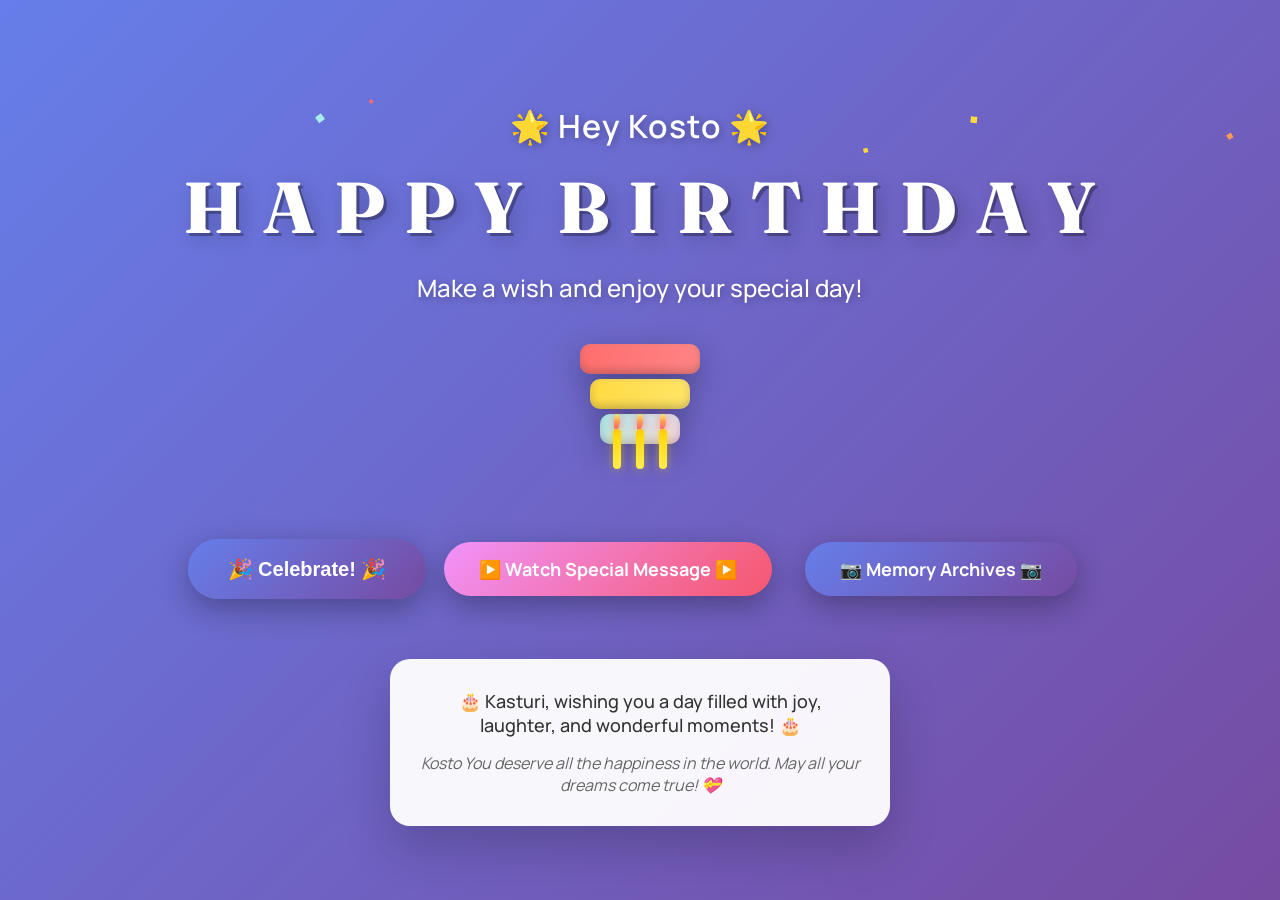
<file: index.html>
<!DOCTYPE html>
<html lang="en">
<head>
    <meta charset="UTF-8">
    <meta name="viewport" content="width=device-width, initial-scale=1.0">
    <title>Happy Birthday! 🎉</title>
    <link rel="preconnect" href="https://fonts.googleapis.com">
    <link rel="preconnect" href="https://fonts.gstatic.com" crossorigin>
    <link href="https://fonts.googleapis.com/css2?family=Fraunces:opsz,wght@9..144,600;9..144,700;9..144,800&family=Manrope:wght@400;500;600;700;800&display=swap" rel="stylesheet">
    <link rel="stylesheet" href="styles.css">
</head>
<body>
    <canvas id="confetti-canvas"></canvas>
    
    <div class="container">
        <!-- Animated Balloons -->
        <div class="balloon balloon-1"></div>
        <div class="balloon balloon-2"></div>
        <div class="balloon balloon-3"></div>
        <div class="balloon balloon-4"></div>
        <div class="balloon balloon-5"></div>
        
        <!-- Main Content -->
        <div class="content">
            <div class="stars-container">
                <div class="star"></div>
                <div class="star"></div>
                <div class="star"></div>
                <div class="star"></div>
                <div class="star"></div>
            </div>
            
            <h2 class="name-greeting">🌟 Hey Kosto 🌟</h2>
            
            <h1 class="main-title">
                <span class="letter" style="animation-delay: 0s">H</span>
                <span class="letter" style="animation-delay: 0.1s">A</span>
                <span class="letter" style="animation-delay: 0.2s">P</span>
                <span class="letter" style="animation-delay: 0.3s">P</span>
                <span class="letter" style="animation-delay: 0.4s">Y</span>
                <span class="letter" style="animation-delay: 0.5s"></span>
                <span class="letter" style="animation-delay: 0.6s">B</span>
                <span class="letter" style="animation-delay: 0.7s">I</span>
                <span class="letter" style="animation-delay: 0.8s">R</span>
                <span class="letter" style="animation-delay: 0.9s">T</span>
                <span class="letter" style="animation-delay: 1.0s">H</span>
                <span class="letter" style="animation-delay: 1.1s">D</span>
                <span class="letter" style="animation-delay: 1.2s">A</span>
                <span class="letter" style="animation-delay: 1.3s">Y</span>
            </h1>
            
            <p class="subtitle">Make a wish and enjoy your special day!</p>
            
            <div class="cake">
                <div class="cake-layers">
                    <div class="layer"></div>
                    <div class="layer"></div>
                    <div class="layer"></div>
                </div>
                <div class="candles">
                    <div class="candle">
                        <div class="flame"></div>
                    </div>
                    <div class="candle">
                        <div class="flame"></div>
                    </div>
                    <div class="candle">
                        <div class="flame"></div>
                    </div>
                </div>
            </div>
            
            <button class="birthday-btn" onclick="celebrateBirthday()">
                🎉 Celebrate! 🎉
            </button>
            
            <a href="video.html" class="next-btn">
                ▶️ Watch Special Message ▶️
            </a>
            
            <a href="archives.html" class="archive-btn">
                📷 Memory Archives 📷
            </a>
            
            <div class="message-box">
                <p class="greeting">🎂 Kasturi, wishing you a day filled with joy, laughter, and wonderful moments! 🎂</p>
                <p class="sub-greeting">Kosto You deserve all the happiness in the world. May all your dreams come true! 💝</p>
            </div>
        </div>
    </div>
    
    <script src="script.js"></script>
</body>
</html>
</file>
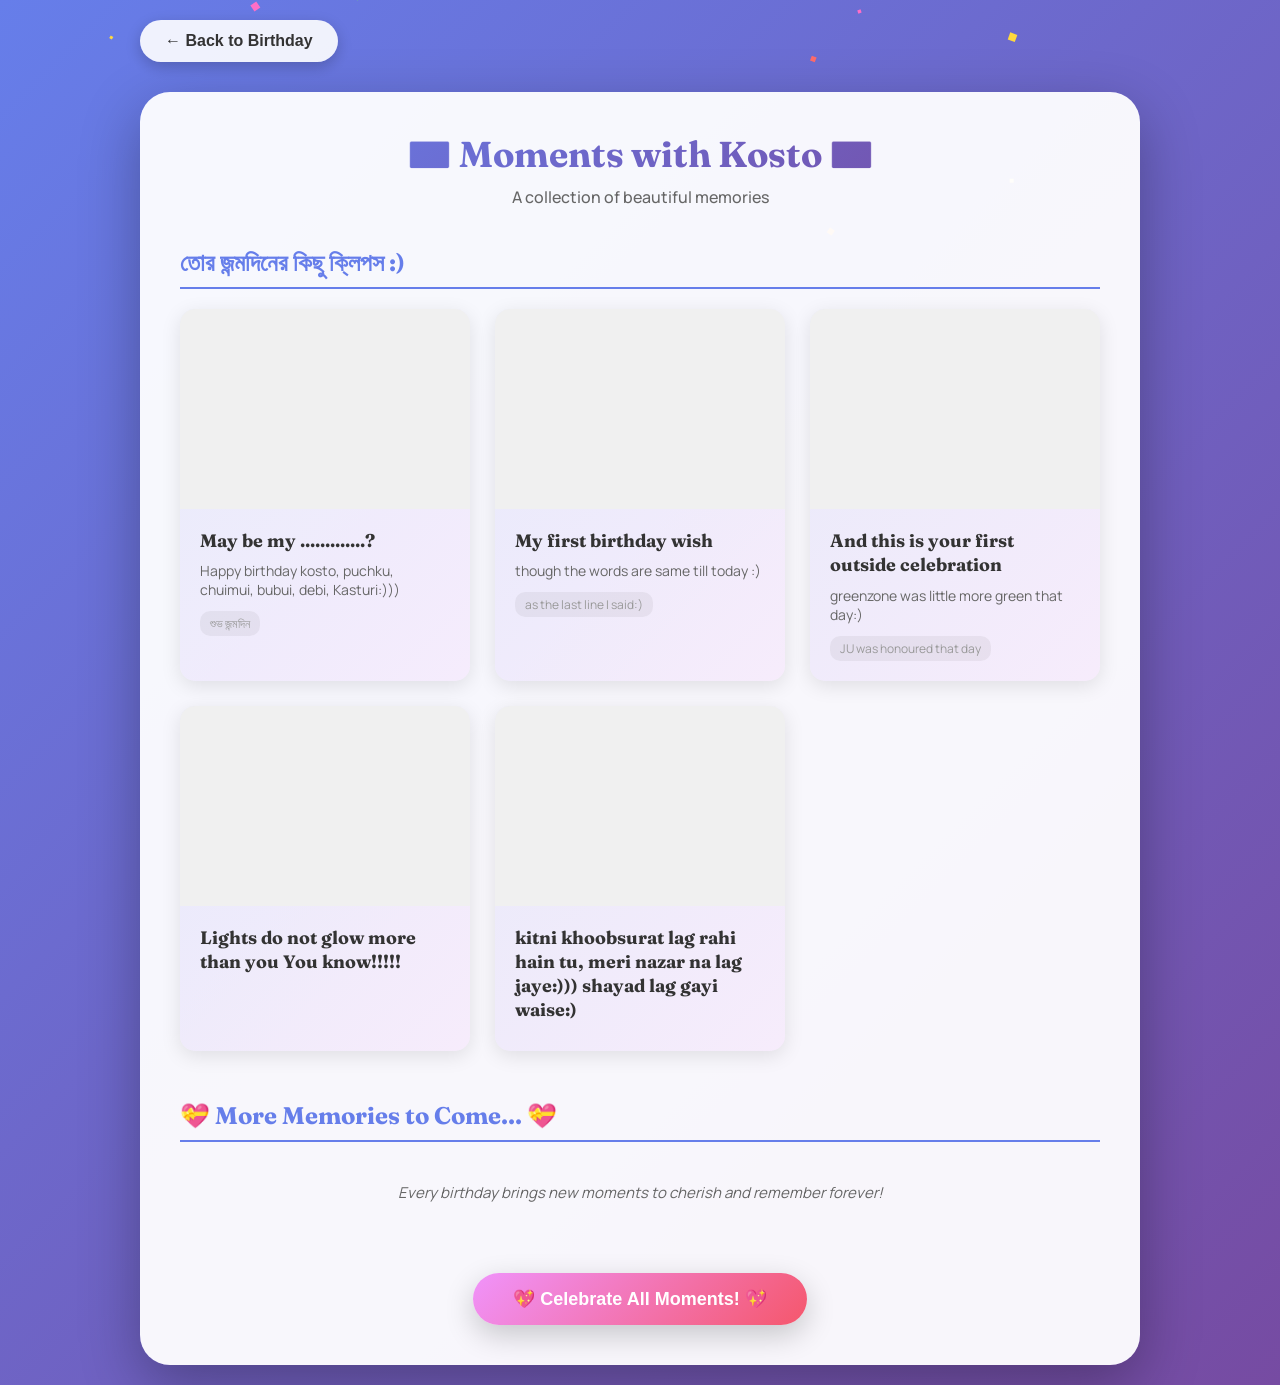
<file: archives.html>
<!DOCTYPE html>
<!-- Force rebuild -->
<html lang="en">
<head>
    <meta charset="UTF-8">
    <meta name="viewport" content="width=device-width, initial-scale=1.0">
    <title>Memory Archives for Kosto 📷</title>
    <link rel="preconnect" href="https://fonts.googleapis.com">
    <link rel="preconnect" href="https://fonts.gstatic.com" crossorigin>
    <link href="https://fonts.googleapis.com/css2?family=Fraunces:opsz,wght@9..144,600;9..144,700;9..144,800&family=Manrope:wght@400;500;600;700;800&display=swap" rel="stylesheet">
    <link rel="stylesheet" href="archive-styles.css">
</head>
<body>
    <canvas id="confetti-canvas"></canvas>
    
    <div class="archive-container">
        <button class="back-btn" onclick="goBack()">← Back to Birthday</button>
        
        <div class="content">
            <h1 class="archive-title">💌 Moments with Kosto 💌</h1>
            <p class="archive-subtitle">A collection of beautiful memories</p>
            
            <div class="archive-gallery">
                <!-- Year 2026 -->
                <div class="archive-year">
                    <h2>তোর জন্মদিনের কিছু ক্লিপস :)</h2>
                    <div class="gallery-grid">
                        <div class="memory-card">
                            <div class="memory-media">
                                <iframe src="https://drive.google.com/file/d/1CeeDxs2VJVlcAp_LEAnN1XPPKNKn3H4T/preview" frameborder="0" allowfullscreen></iframe>
                            </div>
                            <div class="memory-details">
                                <h3>May be my .............?</h3>
                                <p>Happy birthday kosto, puchku, chuimui, bubui, debi, Kasturi:)))</p>
                                <span class="date">শুভ জন্মদিন</span>
                            </div>
                        </div>
                        
                        <div class="memory-card">
                            <div class="memory-media">
                                <iframe src="https://drive.google.com/file/d/1NVl0b0x6ae9Alh4y3rzjT5GUr0om_tx7/preview" frameborder="0" allowfullscreen></iframe>
                            </div>
                            <div class="memory-details">
                                <h3>My first birthday wish</h3>
                                <p>though the words are same till today :)</p>
                                <span class="date">as the last line I said:)</span>
                            </div>
                        </div>
                        
                        <div class="memory-card">
                            <div class="memory-media">
                                <iframe src="https://drive.google.com/file/d/1O_KDfmvsV3AhaThTmELtCGQM8cZrX2U7/preview" frameborder="0" allowfullscreen></iframe>
                            </div>
                            <div class="memory-details">
                                <h3>And this is your first outside celebration</h3>
                                <p>greenzone was little more green that day:)</p>
                                <span class="date">JU was honoured that day</span>
                            </div>
                        </div>
                        
                        <div class="memory-card">
                            <div class="memory-media">
                                <iframe src="https://drive.google.com/file/d/1HLtlPb_MUoM4r2dJ059ZSxh5YTw-rY1D/preview" frameborder="0" allowfullscreen></iframe>
                            </div>
                            <div class="memory-details">
                                <h3>Lights do not glow more than you You know!!!!!</h3>
                            </div>
                        </div>
                        
                        <div class="memory-card">
                            <div class="memory-media">
                                <iframe src="https://drive.google.com/file/d/1RlUvpm8Y53Ee2NFDXzTd3gGYaTXHUQLJ/preview" frameborder="0" allowfullscreen></iframe>
                            </div>
                            <div class="memory-details">
                                <h3>kitni khoobsurat lag rahi hain tu, meri nazar na lag jaye:))) shayad lag gayi waise:)</h3>
                            </div>
                        </div>
                    </div>
                </div>
                
                <!-- Coming Soon Section -->
                <div class="archive-year">
                    <h2>💝 More Memories to Come... 💝</h2>
                    <p class="coming-soon">Every birthday brings new moments to cherish and remember forever!</p>
                </div>
            </div>
            
            <button class="celebrate-btn" onclick="celebrateArchive()">💖 Celebrate All Moments! 💖</button>
        </div>
    </div>
    
    <script src="archive-script.js"></script>
</body>
</html>
</file>
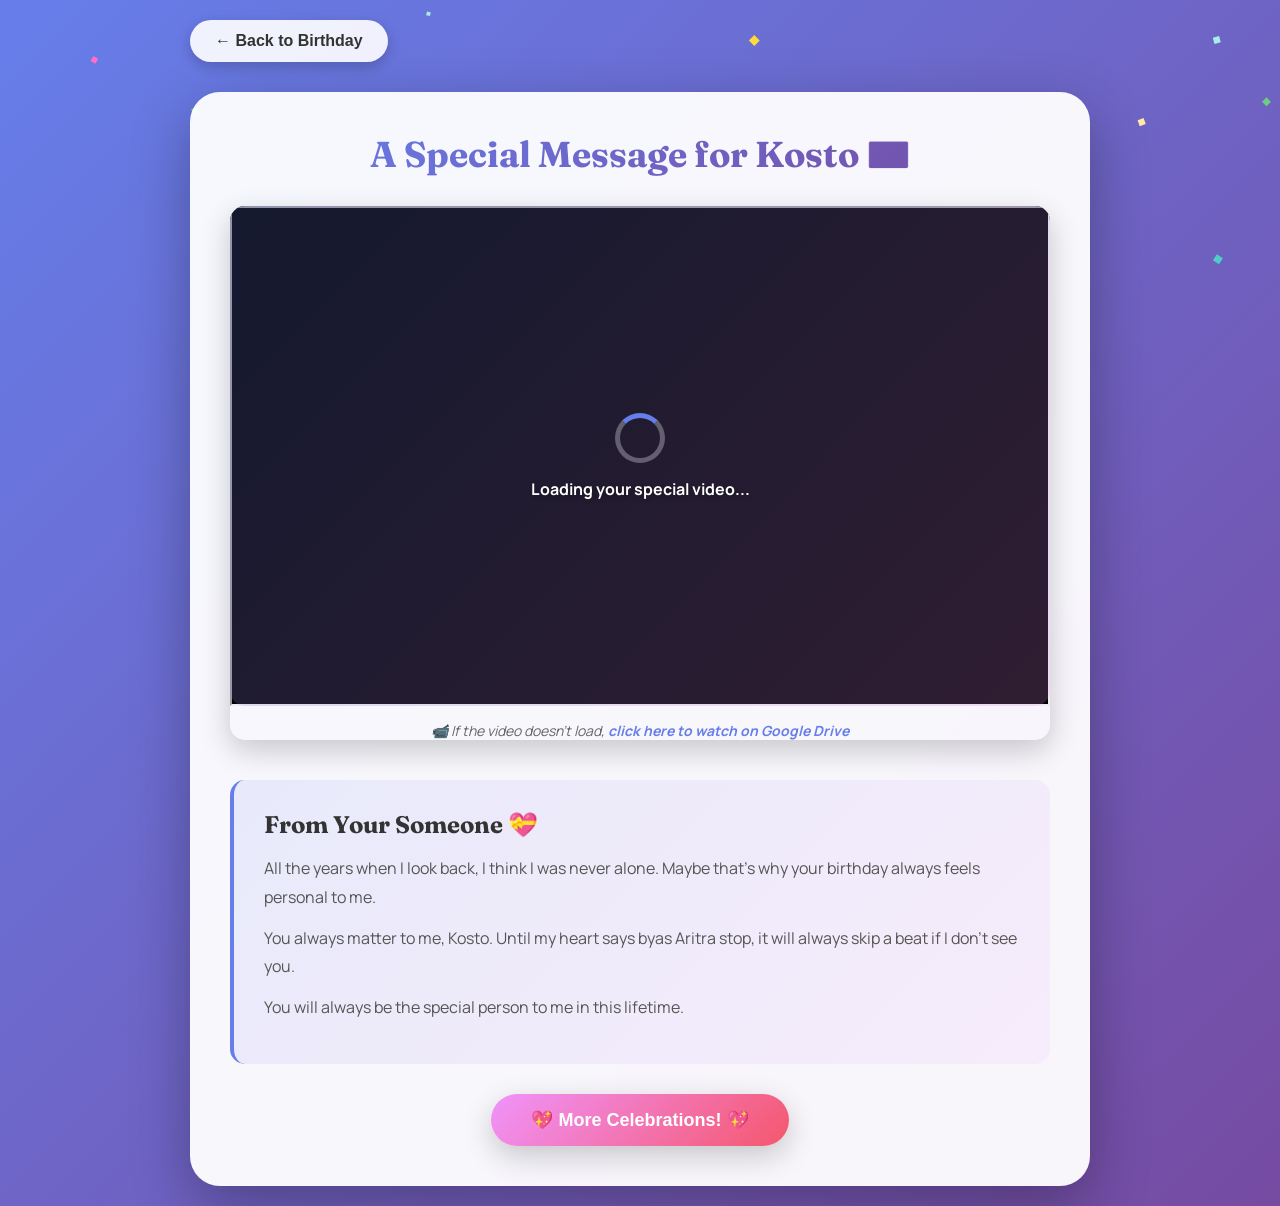
<file: video.html>
<!DOCTYPE html>
<html lang="en">
<head>
    <meta charset="UTF-8">
    <meta name="viewport" content="width=device-width, initial-scale=1.0">
    <title>Special Message for Kasturi 💌</title>
    <link rel="preconnect" href="https://fonts.googleapis.com">
    <link rel="preconnect" href="https://fonts.gstatic.com" crossorigin>
    <link href="https://fonts.googleapis.com/css2?family=Fraunces:opsz,wght@9..144,600;9..144,700;9..144,800&family=Manrope:wght@400;500;600;700;800&display=swap" rel="stylesheet">
    <link rel="stylesheet" href="video-styles.css">
</head>
<body>
    <canvas id="confetti-canvas"></canvas>
    
    <div class="video-container">
        <button class="back-btn" onclick="goBack()">← Back to Birthday</button>
        
        <div class="content">
            <h1 class="video-title">A Special Message for Kosto 💌</h1>
            
            <div class="video-player">
                <div class="video-loading">
                    <div class="spinner"></div>
                    <p>Loading your special video...</p>
                </div>
                <iframe id="video-iframe" src="https://drive.google.com/file/d/1CeeDxs2VJVlcAp_LEAnN1XPPKNKn3H4T/preview" width="100%" height="500" allow="autoplay" allowfullscreen onload="hideLoading()"></iframe>
                <p class="video-note">📹 If the video doesn't load, <a href="https://drive.google.com/file/d/1CeeDxs2VJVlcAp_LEAnN1XPPKNKn3H4T/view?usp=share_link" target="_blank">click here to watch on Google Drive</a></p>
            </div>
            
            <div class="message-section">
                <h2>From Your Someone 💝</h2>
                <p>All the years when I look back, I think I was never alone. Maybe that's why your birthday always feels personal to me.</p>
                <p>You always matter to me, Kosto. Until my heart says byas Aritra stop, it will always skip a beat if I don't see you.</p>
                <p>You will always be the special person to me in this lifetime.</p>
            </div>
            
            <button class="celebrate-btn" onclick="celebrateVideo()">💖 More Celebrations! 💖</button>
        </div>
    </div>
    
    <script src="video-script.js"></script>
</body>
</html>
</file>
<file: styles.css>
* {
    margin: 0;
    padding: 0;
    box-sizing: border-box;
}

body {
    font-family: 'Manrope', sans-serif;
    overflow: hidden;
    background: linear-gradient(135deg, #667eea 0%, #764ba2 25%, #f093fb 50%, #4facfe 75%, #00f2fe 100%);
    background-size: 400% 400%;
    animation: gradient 15s ease infinite;
    min-height: 100vh;
    display: flex;
    justify-content: center;
    align-items: center;
}

@keyframes gradient {
    0% {
        background-position: 0% 50%;
    }
    50% {
        background-position: 100% 50%;
    }
    100% {
        background-position: 0% 50%;
    }
}

canvas {
    position: fixed;
    top: 0;
    left: 0;
    width: 100%;
    height: 100%;
}

.container {
    position: relative;
    z-index: 10;
    text-align: center;
}

/* Balloon Animations */
.balloon {
    position: fixed;
    bottom: -100px;
    width: 40px;
    height: 50px;
    border-radius: 50% 50% 50% 0;
    animation: float 8s ease-in infinite;
    opacity: 0.9;
    box-shadow: inset -2px -2px 5px rgba(0, 0, 0, 0.2);
}

.balloon::after {
    content: '';
    position: absolute;
    bottom: -30px;
    left: 50%;
    transform: translateX(-50%);
    width: 1px;
    height: 30px;
    background: rgba(0, 0, 0, 0.2);
}

.balloon-1 {
    left: 10%;
    background: linear-gradient(to right, #ff6b6b, #ff8787);
    animation: float 8s ease-in infinite, sway 3s ease-in-out infinite;
}

.balloon-2 {
    left: 25%;
    background: linear-gradient(to right, #4ecdc4, #44a5a5);
    animation: float 10s ease-in infinite 2s, sway 3s ease-in-out infinite;
}

.balloon-3 {
    left: 50%;
    background: linear-gradient(to right, #ffe66d, #ffd93d);
    animation: float 9s ease-in infinite 1s, sway 3s ease-in-out infinite;
}

.balloon-4 {
    left: 70%;
    background: linear-gradient(to right, #a8edea, #fed6e3);
    animation: float 11s ease-in infinite 3s, sway 3s ease-in-out infinite;
}

.balloon-5 {
    left: 85%;
    background: linear-gradient(to right, #ff9a56, #ff6348);
    animation: float 9.5s ease-in infinite 1.5s, sway 3s ease-in-out infinite;
}

@keyframes float {
    0% {
        bottom: -100px;
        opacity: 0;
    }
    10% {
        opacity: 0.9;
    }
    90% {
        opacity: 0.9;
    }
    100% {
        bottom: 120vh;
        opacity: 0;
    }
}

@keyframes sway {
    0%, 100% {
        transform: translateX(0px);
    }
    50% {
        transform: translateX(50px);
    }
}

/* Main Content */
.content {
    position: relative;
    z-index: 20;
}

.stars-container {
    display: flex;
    justify-content: center;
    gap: 40px;
    margin-bottom: 30px;
    animation: pulse 2s ease-in-out infinite;
}

.star {
    font-size: 30px;
    animation: twinkle 1.5s ease-in-out infinite;
}

.star:nth-child(1) { animation-delay: 0s; }
.star:nth-child(2) { animation-delay: 0.3s; }
.star:nth-child(3) { animation-delay: 0.6s; }
.star:nth-child(4) { animation-delay: 0.3s; }
.star:nth-child(5) { animation-delay: 0s; }

@keyframes twinkle {
    0%, 100% {
        opacity: 0.3;
        transform: scale(0.8);
    }
    50% {
        opacity: 1;
        transform: scale(1.2);
    }
}

/* Name Greeting */
.name-greeting {
    font-size: 32px;
    color: white;
    margin-bottom: 15px;
    animation: slideIn 1.5s ease-out;
    text-shadow: 2px 2px 8px rgba(0, 0, 0, 0.3);
    font-weight: 600;
    letter-spacing: 1px;
}

/* Main Title */
.main-title {
    font-family: 'Fraunces', serif;
    font-size: 72px;
    font-weight: 800;
    color: white;
    text-shadow: 3px 3px 0px rgba(0, 0, 0, 0.3), 
                 6px 6px 20px rgba(0, 0, 0, 0.2);
    letter-spacing: 3px;
    margin-bottom: 20px;
    display: inline-block;
    animation: titleShine 3s ease-in-out infinite;
}

.letter {
    display: inline-block;
    animation: bounce 0.6s ease-in-out;
    animation-fill-mode: both;
}

@keyframes bounce {
    0% {
        transform: translateY(0) scale(1);
        opacity: 0;
    }
    50% {
        transform: translateY(-30px) scale(1.1);
    }
    100% {
        transform: translateY(0) scale(1);
        opacity: 1;
    }
}

@keyframes titleShine {
    0%, 100% {
        text-shadow: 3px 3px 0px rgba(0, 0, 0, 0.3), 
                     6px 6px 20px rgba(0, 0, 0, 0.2);
    }
    50% {
        text-shadow: 3px 3px 0px rgba(0, 0, 0, 0.3), 
                     6px 6px 30px rgba(255, 255, 255, 0.5);
    }
}

/* Subtitle */
.subtitle {
    font-size: 24px;
    color: white;
    margin-bottom: 40px;
    animation: slideIn 1.5s ease-out;
    text-shadow: 2px 2px 8px rgba(0, 0, 0, 0.3);
    font-weight: 500;
}

@keyframes slideIn {
    from {
        opacity: 0;
        transform: translateY(20px);
    }
    to {
        opacity: 1;
        transform: translateY(0);
    }
}

/* Cake */
.cake {
    margin: 40px auto;
    animation: cakeRise 1.5s ease-out;
}

.cake-layers {
    display: flex;
    flex-direction: column;
    align-items: center;
    gap: 5px;
}

.layer {
    width: 100px;
    height: 30px;
    border-radius: 10px;
    box-shadow: 0 10px 30px rgba(0, 0, 0, 0.3),
                inset 0 -3px 8px rgba(0, 0, 0, 0.2),
                inset 0 3px 8px rgba(255, 255, 255, 0.1);
    animation: rotate 4s linear infinite;
}

.layer:nth-child(1) {
    background: linear-gradient(135deg, #ff6b6b, #ff8787);
    width: 120px;
}

.layer:nth-child(2) {
    background: linear-gradient(135deg, #ffd93d, #ffe66d);
    width: 100px;
}

.layer:nth-child(3) {
    background: linear-gradient(135deg, #a8edea, #fed6e3);
    width: 80px;
}

@keyframes rotate {
    0% {
        transform: rotateY(0deg);
    }
    100% {
        transform: rotateY(360deg);
    }
}

@keyframes cakeRise {
    from {
        opacity: 0;
        transform: translateY(40px) scale(0.8);
    }
    to {
        opacity: 1;
        transform: translateY(0) scale(1);
    }
}

/* Candles */
.candles {
    display: flex;
    justify-content: center;
    gap: 15px;
    margin-top: -15px;
}

.candle {
    width: 8px;
    height: 40px;
    background: linear-gradient(to bottom, #ffd700, #ffed4e);
    border-radius: 4px;
    position: relative;
    box-shadow: 0 0 10px rgba(255, 215, 0, 0.5);
}

.flame {
    position: absolute;
    top: -15px;
    left: 50%;
    transform: translateX(-50%);
    width: 6px;
    height: 15px;
    background: linear-gradient(to top, #ff6b6b, #ff9a56, #ffed4e);
    border-radius: 50% 50% 50% 0;
    animation: flicker 0.3s ease-in-out infinite;
    box-shadow: 0 0 10px rgba(255, 107, 107, 0.8);
}

.flame:nth-child(1) {
    animation-delay: 0s;
}

@keyframes flicker {
    0%, 100% {
        transform: translateX(-50%) scaleY(1);
    }
    25% {
        transform: translateX(-45%) scaleY(1.1);
    }
    50% {
        transform: translateX(-55%) scaleY(0.9);
    }
    75% {
        transform: translateX(-48%) scaleY(1.05);
    }
}

/* Button */
.birthday-btn {
    background: linear-gradient(135deg, #667eea, #764ba2);
    color: white;
    border: none;
    padding: 18px 40px;
    font-size: 20px;
    border-radius: 50px;
    cursor: pointer;
    margin: 30px 0;
    box-shadow: 0 10px 30px rgba(0, 0, 0, 0.3);
    transition: all 0.3s ease;
    font-weight: bold;
    animation: buttonGlow 2s ease-in-out infinite;
}

.birthday-btn:hover {
    transform: scale(1.1);
    box-shadow: 0 15px 40px rgba(102, 126, 234, 0.6);
}

.birthday-btn:active {
    transform: scale(0.95);
}

@keyframes buttonGlow {
    0%, 100% {
        box-shadow: 0 10px 30px rgba(0, 0, 0, 0.3);
    }
    50% {
        box-shadow: 0 10px 50px rgba(102, 126, 234, 0.6),
                    0 0 20px rgba(102, 126, 234, 0.4);
    }
}

/* Next Page Button */
.next-btn {
    display: inline-block;
    background: linear-gradient(135deg, #f093fb, #f5576c);
    color: white;
    text-decoration: none;
    border: none;
    padding: 15px 35px;
    font-size: 18px;
    border-radius: 50px;
    cursor: pointer;
    margin: 15px;
    box-shadow: 0 10px 30px rgba(0, 0, 0, 0.3);
    transition: all 0.3s ease;
    font-weight: bold;
    animation: nextButtonGlow 2s ease-in-out infinite;
}

.next-btn:hover {
    transform: scale(1.1);
    box-shadow: 0 15px 40px rgba(245, 87, 108, 0.6);
}

.next-btn:active {
    transform: scale(0.95);
}

@keyframes nextButtonGlow {
    0%, 100% {
        box-shadow: 0 10px 30px rgba(0, 0, 0, 0.3);
    }
    50% {
        box-shadow: 0 10px 50px rgba(245, 87, 108, 0.6),
                    0 0 20px rgba(245, 87, 108, 0.4);
    }
}

/* Archive Button */
.archive-btn {
    display: inline-block;
    background: linear-gradient(135deg, #667eea, #764ba2);
    color: white;
    text-decoration: none;
    border: none;
    padding: 15px 35px;
    font-size: 18px;
    border-radius: 50px;
    cursor: pointer;
    margin: 15px;
    box-shadow: 0 10px 30px rgba(0, 0, 0, 0.3);
    transition: all 0.3s ease;
    font-weight: bold;
    animation: archiveButtonGlow 2s ease-in-out infinite;
}

.archive-btn:hover {
    transform: scale(1.1);
    box-shadow: 0 15px 40px rgba(102, 126, 234, 0.6);
}

.archive-btn:active {
    transform: scale(0.95);
}

@keyframes archiveButtonGlow {
    0%, 100% {
        box-shadow: 0 10px 30px rgba(0, 0, 0, 0.3);
    }
    50% {
        box-shadow: 0 10px 50px rgba(102, 126, 234, 0.6),
                    0 0 20px rgba(102, 126, 234, 0.4);
    }
}

/* Message Box */
.message-box {
    background: rgba(255, 255, 255, 0.95);
    padding: 30px;
    border-radius: 20px;
    margin-top: 30px;
    box-shadow: 0 20px 50px rgba(0, 0, 0, 0.2);
    animation: messageSlide 1.5s ease-out 0.5s both;
    max-width: 500px;
    margin-left: auto;
    margin-right: auto;
}

.greeting {
    font-size: 18px;
    color: #333;
    margin-bottom: 15px;
    font-weight: 500;
}

.sub-greeting {
    font-size: 16px;
    color: #666;
    font-style: italic;
}

@keyframes messageSlide {
    from {
        opacity: 0;
        transform: translateY(30px);
    }
    to {
        opacity: 1;
        transform: translateY(0);
    }
}

/* Responsive */
@media (max-width: 768px) {
    .main-title {
        font-size: 48px;
        letter-spacing: 2px;
    }
    
    .subtitle {
        font-size: 18px;
    }
    
    .stars-container {
        gap: 20px;
    }
    
    .star {
        font-size: 20px;
    }
    
    .birthday-btn {
        padding: 15px 30px;
        font-size: 16px;
    }
    
    .message-box {
        padding: 20px;
        font-size: 14px;
    }
}

@media (max-width: 480px) {
    .main-title {
        font-size: 36px;
        letter-spacing: 1px;
    }
    
    .subtitle {
        font-size: 16px;
    }
}
</file>
<file: archive-styles.css>
* {
    margin: 0;
    padding: 0;
    box-sizing: border-box;
}

body {
    font-family: 'Manrope', sans-serif;
    background: linear-gradient(135deg, #667eea 0%, #764ba2 25%, #f093fb 50%, #4facfe 75%, #00f2fe 100%);
    background-size: 400% 400%;
    animation: gradient 15s ease infinite;
    min-height: 100vh;
    padding: 20px;
    overflow-x: hidden;
}

@keyframes gradient {
    0% {
        background-position: 0% 50%;
    }
    50% {
        background-position: 100% 50%;
    }
    100% {
        background-position: 0% 50%;
    }
}

canvas {
    position: fixed;
    top: 0;
    left: 0;
    width: 100%;
    height: 100%;
    z-index: 1;
}

.archive-container {
    position: relative;
    z-index: 10;
    max-width: 1000px;
    margin: 0 auto;
}

.back-btn {
    background: rgba(255, 255, 255, 0.9);
    color: #333;
    border: none;
    padding: 12px 25px;
    font-size: 16px;
    border-radius: 25px;
    cursor: pointer;
    margin-bottom: 30px;
    box-shadow: 0 5px 15px rgba(0, 0, 0, 0.2);
    transition: all 0.3s ease;
    font-weight: 700;
}

.back-btn:hover {
    transform: translateX(-5px);
    box-shadow: 0 8px 20px rgba(0, 0, 0, 0.3);
}

.content {
    background: rgba(255, 255, 255, 0.95);
    border-radius: 30px;
    padding: 40px;
    box-shadow: 0 20px 60px rgba(0, 0, 0, 0.3);
    animation: slideUp 0.8s ease-out;
}

@keyframes slideUp {
    from {
        opacity: 0;
        transform: translateY(50px);
    }
    to {
        opacity: 1;
        transform: translateY(0);
    }
}

.archive-title {
    font-family: 'Fraunces', serif;
    font-size: 36px;
    color: #333;
    margin-bottom: 10px;
    text-align: center;
    animation: fadeInDown 0.8s ease-out;
    background: linear-gradient(135deg, #667eea, #764ba2);
    -webkit-background-clip: text;
    -webkit-text-fill-color: transparent;
    background-clip: text;
}

.archive-subtitle {
    font-size: 16px;
    color: #666;
    text-align: center;
    margin-bottom: 30px;
    animation: fadeIn 1s ease-out 0.2s both;
    font-weight: 500;
}

@keyframes fadeInDown {
    from {
        opacity: 0;
        transform: translateY(-20px);
    }
    to {
        opacity: 1;
        transform: translateY(0);
    }
}

@keyframes fadeIn {
    from {
        opacity: 0;
    }
    to {
        opacity: 1;
    }
}

.archive-gallery {
    margin: 40px 0;
    animation: fadeIn 0.8s ease-out 0.3s both;
}

.archive-year {
    margin-bottom: 50px;
}

.archive-year h2 {
    font-family: 'Fraunces', serif;
    font-size: 24px;
    color: #667eea;
    margin-bottom: 20px;
    padding-bottom: 10px;
    border-bottom: 2px solid #667eea;
}

.gallery-grid {
    display: grid;
    grid-template-columns: repeat(auto-fit, minmax(280px, 1fr));
    gap: 25px;
    margin-bottom: 30px;
}

.memory-card {
    background: linear-gradient(135deg, rgba(102, 126, 234, 0.1), rgba(240, 147, 251, 0.1));
    border-radius: 15px;
    overflow: hidden;
    box-shadow: 0 5px 20px rgba(0, 0, 0, 0.1);
    transition: all 0.3s ease;
    animation: cardSlide 0.6s ease-out;
}

.memory-card:nth-child(2) {
    animation-delay: 0.1s;
}

.memory-card:nth-child(3) {
    animation-delay: 0.2s;
}

@keyframes cardSlide {
    from {
        opacity: 0;
        transform: translateY(20px);
    }
    to {
        opacity: 1;
        transform: translateY(0);
    }
}

.memory-card:hover {
    transform: translateY(-8px);
    box-shadow: 0 15px 40px rgba(0, 0, 0, 0.15);
}

.memory-media {
    width: 100%;
    height: 200px;
    background: #f0f0f0;
    position: relative;
    overflow: hidden;
}

.memory-media iframe {
    width: 100%;
    height: 100%;
    border: none;
}

.memory-details {
    padding: 20px;
}

.memory-details h3 {
    font-family: 'Fraunces', serif;
    font-size: 18px;
    color: #333;
    margin-bottom: 8px;
    line-height: 1.35;
}

.memory-details p {
    font-size: 14px;
    color: #666;
    margin-bottom: 12px;
}

.date {
    display: inline-block;
    font-size: 12px;
    color: #999;
    background: rgba(0, 0, 0, 0.05);
    padding: 4px 10px;
    border-radius: 10px;
}

.empty-card {
    display: flex;
    align-items: center;
    justify-content: center;
    min-height: 260px;
    background: linear-gradient(135deg, rgba(240, 147, 251, 0.2), rgba(74, 144, 226, 0.2));
    border: 2px dashed #667eea;
}

.placeholder {
    text-align: center;
}

.placeholder .icon {
    font-size: 48px;
    display: block;
    margin-bottom: 15px;
}

.placeholder p {
    color: #667eea;
    font-size: 14px;
    font-weight: 500;
}

.coming-soon {
    color: #666;
    font-style: italic;
    font-size: 15px;
    padding: 20px;
    text-align: center;
}

.info-box {
    background: linear-gradient(135deg, rgba(102, 126, 234, 0.15), rgba(240, 147, 251, 0.15));
    border-left: 4px solid #667eea;
    padding: 25px;
    border-radius: 15px;
    margin: 30px 0;
    animation: slideInLeft 0.8s ease-out 0.4s both;
}

@keyframes slideInLeft {
    from {
        opacity: 0;
        transform: translateX(-30px);
    }
    to {
        opacity: 1;
        transform: translateX(0);
    }
}

.info-box h3 {
    color: #333;
    margin-bottom: 12px;
    font-size: 18px;
}

.info-box p {
    color: #555;
    line-height: 1.6;
    font-size: 15px;
}

.celebrate-btn {
    display: block;
    margin: 0 auto;
    background: linear-gradient(135deg, #f093fb, #f5576c);
    color: white;
    border: none;
    padding: 15px 40px;
    font-size: 18px;
    border-radius: 50px;
    cursor: pointer;
    box-shadow: 0 10px 30px rgba(0, 0, 0, 0.2);
    transition: all 0.3s ease;
    font-weight: bold;
    animation: buttonPulse 2s ease-in-out infinite;
}

.celebrate-btn:hover {
    transform: scale(1.1);
    box-shadow: 0 15px 40px rgba(245, 87, 108, 0.6);
}

.celebrate-btn:active {
    transform: scale(0.95);
}

@keyframes buttonPulse {
    0%, 100% {
        box-shadow: 0 10px 30px rgba(0, 0, 0, 0.2);
    }
    50% {
        box-shadow: 0 10px 50px rgba(245, 87, 108, 0.6),
                    0 0 20px rgba(245, 87, 108, 0.4);
    }
}

/* Responsive */
@media (max-width: 768px) {
    .content {
        padding: 25px;
    }
    
    .archive-title {
        font-size: 28px;
    }
    
    .gallery-grid {
        grid-template-columns: 1fr;
    }
    
    .memory-media {
        height: 250px;
    }
    
    .archive-year h2 {
        font-size: 20px;
    }
    
    .celebrate-btn {
        padding: 12px 30px;
        font-size: 16px;
    }
}

@media (max-width: 480px) {
    .content {
        padding: 15px;
        border-radius: 15px;
    }
    
    .archive-title {
        font-size: 22px;
    }
    
    .back-btn {
        padding: 10px 20px;
        font-size: 14px;
    }
}
</file>
<file: video-styles.css>
* {
    margin: 0;
    padding: 0;
    box-sizing: border-box;
}

body {
    font-family: 'Manrope', sans-serif;
    background: linear-gradient(135deg, #667eea 0%, #764ba2 25%, #f093fb 50%, #4facfe 75%, #00f2fe 100%);
    background-size: 400% 400%;
    animation: gradient 15s ease infinite;
    min-height: 100vh;
    padding: 20px;
    overflow-x: hidden;
}

@keyframes gradient {
    0% {
        background-position: 0% 50%;
    }
    50% {
        background-position: 100% 50%;
    }
    100% {
        background-position: 0% 50%;
    }
}

canvas {
    position: fixed;
    top: 0;
    left: 0;
    width: 100%;
    height: 100%;
    z-index: 1;
}

.video-container {
    position: relative;
    z-index: 10;
    max-width: 900px;
    margin: 0 auto;
}

.back-btn {
    background: rgba(255, 255, 255, 0.9);
    color: #333;
    border: none;
    padding: 12px 25px;
    font-size: 16px;
    border-radius: 25px;
    cursor: pointer;
    margin-bottom: 30px;
    box-shadow: 0 5px 15px rgba(0, 0, 0, 0.2);
    transition: all 0.3s ease;
    font-weight: 700;
}

.back-btn:hover {
    transform: translateX(-5px);
    box-shadow: 0 8px 20px rgba(0, 0, 0, 0.3);
}

.content {
    background: rgba(255, 255, 255, 0.95);
    border-radius: 30px;
    padding: 40px;
    box-shadow: 0 20px 60px rgba(0, 0, 0, 0.3);
    animation: slideUp 0.8s ease-out;
}

@keyframes slideUp {
    from {
        opacity: 0;
        transform: translateY(50px);
    }
    to {
        opacity: 1;
        transform: translateY(0);
    }
}

.video-title {
    font-family: 'Fraunces', serif;
    font-size: 36px;
    color: #333;
    margin-bottom: 30px;
    text-align: center;
    animation: fadeInDown 0.8s ease-out;
    background: linear-gradient(135deg, #667eea, #764ba2);
    -webkit-background-clip: text;
    -webkit-text-fill-color: transparent;
    background-clip: text;
}

@keyframes fadeInDown {
    from {
        opacity: 0;
        transform: translateY(-20px);
    }
    to {
        opacity: 1;
        transform: translateY(0);
    }
}

.video-player {
    margin-bottom: 40px;
    border-radius: 15px;
    overflow: hidden;
    box-shadow: 0 10px 30px rgba(0, 0, 0, 0.2);
    animation: scaleIn 0.8s ease-out 0.2s both;
    position: relative;
}

@keyframes scaleIn {
    from {
        opacity: 0;
        transform: scale(0.9);
    }
    to {
        opacity: 1;
        transform: scale(1);
    }
}

.video-loading {
    display: flex;
    flex-direction: column;
    align-items: center;
    justify-content: center;
    position: absolute;
    top: 0;
    left: 0;
    width: 100%;
    height: 500px;
    background: linear-gradient(135deg, rgba(102, 126, 234, 0.2), rgba(240, 147, 251, 0.2));
    z-index: 5;
    border-radius: 15px;
}

.spinner {
    width: 50px;
    height: 50px;
    border: 5px solid rgba(255, 255, 255, 0.3);
    border-top: 5px solid #667eea;
    border-radius: 50%;
    animation: spin 1s linear infinite;
    margin-bottom: 15px;
}

@keyframes spin {
    0% {
        transform: rotate(0deg);
    }
    100% {
        transform: rotate(360deg);
    }
}

.video-loading p {
    color: white;
    font-size: 16px;
    font-weight: 700;
    text-shadow: 2px 2px 4px rgba(0, 0, 0, 0.3);
}

iframe {
    display: block;
    width: 100%;
    height: 500px;
    background: #000;
}

.video-note {
    text-align: center;
    color: #666;
    font-size: 14px;
    margin-top: 15px;
    font-style: italic;
    animation: fadeIn 1s ease-out 0.5s both;
}

.video-note a {
    color: #667eea;
    text-decoration: none;
    font-weight: 700;
    transition: color 0.3s ease;
}

.video-note a:hover {
    color: #f5576c;
    text-decoration: underline;
}

@keyframes fadeIn {
    from {
        opacity: 0;
    }
    to {
        opacity: 1;
    }
}

.message-section {
    background: linear-gradient(135deg, rgba(102, 126, 234, 0.1), rgba(240, 147, 251, 0.1));
    padding: 30px;
    border-radius: 15px;
    margin-bottom: 30px;
    border-left: 4px solid #667eea;
    animation: slideInLeft 0.8s ease-out 0.3s both;
}

@keyframes slideInLeft {
    from {
        opacity: 0;
        transform: translateX(-30px);
    }
    to {
        opacity: 1;
        transform: translateX(0);
    }
}

.message-section h2 {
    font-family: 'Fraunces', serif;
    color: #333;
    margin-bottom: 15px;
    font-size: 24px;
}

.message-section p {
    color: #555;
    line-height: 1.8;
    margin-bottom: 12px;
    font-size: 16px;
}

.celebrate-btn {
    display: block;
    margin: 0 auto;
    background: linear-gradient(135deg, #f093fb, #f5576c);
    color: white;
    border: none;
    padding: 15px 40px;
    font-size: 18px;
    border-radius: 50px;
    cursor: pointer;
    box-shadow: 0 10px 30px rgba(0, 0, 0, 0.2);
    transition: all 0.3s ease;
    font-weight: 700;
    animation: buttonPulse 2s ease-in-out infinite;
}

.celebrate-btn:hover {
    transform: scale(1.1);
    box-shadow: 0 15px 40px rgba(245, 87, 108, 0.6);
}

.celebrate-btn:active {
    transform: scale(0.95);
}

@keyframes buttonPulse {
    0%, 100% {
        box-shadow: 0 10px 30px rgba(0, 0, 0, 0.2);
    }
    50% {
        box-shadow: 0 10px 50px rgba(245, 87, 108, 0.6),
                    0 0 20px rgba(245, 87, 108, 0.4);
    }
}

/* Responsive */
@media (max-width: 768px) {
    .content {
        padding: 25px;
    }
    
    .video-title {
        font-size: 24px;
    }
    
    .message-section {
        padding: 20px;
    }
    
    .message-section h2 {
        font-size: 20px;
    }
    
    .celebrate-btn {
        padding: 12px 30px;
        font-size: 16px;
    }
}

@media (max-width: 480px) {
    .content {
        padding: 15px;
        border-radius: 15px;
    }
    
    .video-title {
        font-size: 20px;
    }
    
    .back-btn {
        padding: 10px 20px;
        font-size: 14px;
    }
}
</file>
